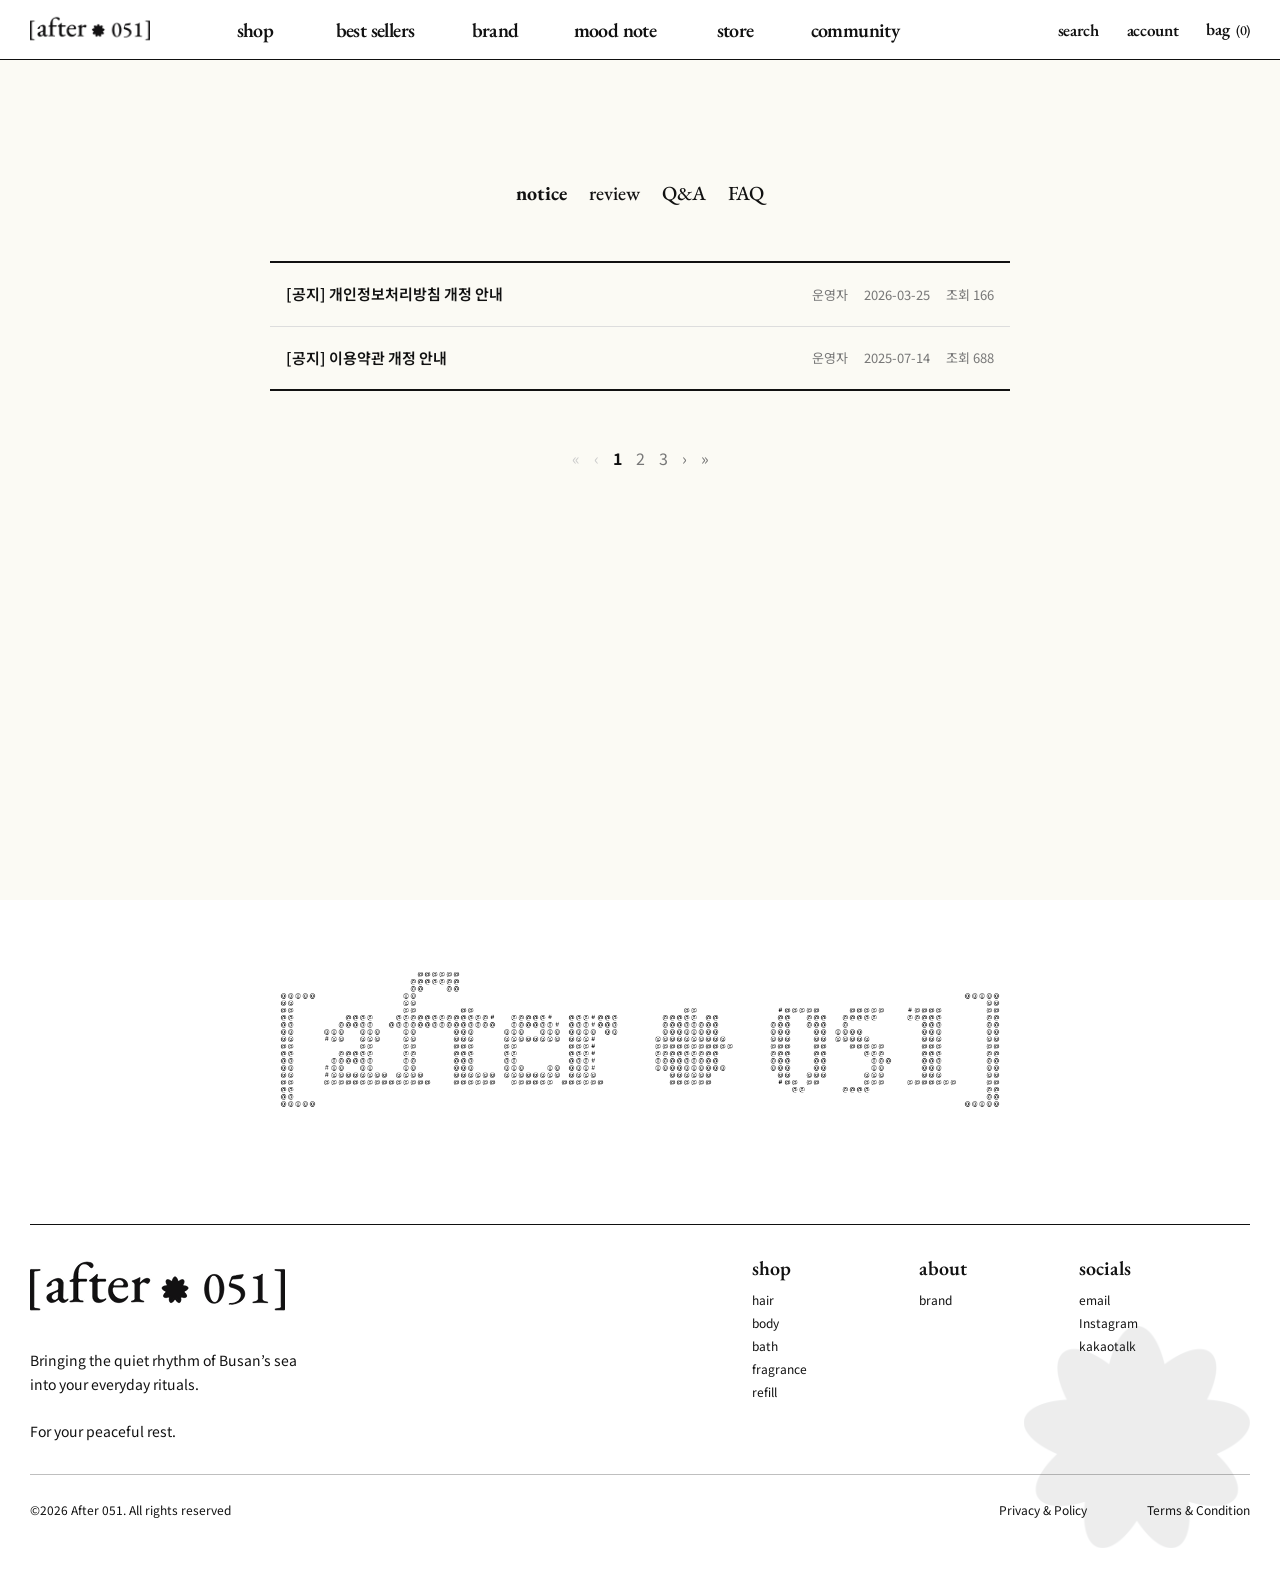
<file: community.html>
<!DOCTYPE html>
<html lang="en">

<head>
    <meta charset="UTF-8">
    <meta name="viewport" content="width=device-width, initial-scale=1.0">
    <meta property="og:title" content="after051 애프터051">
    <meta property="og:description" content="부산에서 시작된 헤어·바디·배스 리추얼 브랜드, after 051입니다.">
    <meta property="og:image" content="https://bbgns.github.io/after_051/images/meta_image.jpg">
    <meta property="og:url" content="https://bbgns.github.io/after_051">
    <meta property="og:type" content="website">
    <title>after051 애프터051</title>
    <!--폰트-->
    <link rel="preconnect" href="https://fonts.googleapis.com">
    <link rel="preconnect" href="https://fonts.gstatic.com" crossorigin>
    <link
        href="https://fonts.googleapis.com/css2?family=EB+Garamond:ital,wght@0,400..800;1,400..800&family=Noto+Sans+KR:wght@100..900&display=swap"
        rel="stylesheet">


    <!--스타일-->
    <link rel="stylesheet" href="./style/community.css">
    <link rel="stylesheet" href="./style/b,h,f.css">
    <!--파비콘-->
    <link rel="shortcut icon" href="./images/favicon.ico" type="image/x-icon">

</head>

<body>
    <!--헤더-->

    <body>
        <header id="header">
            <div class="header_inner">

                <div class="header_left">
                    <h1 class="logo">
                        <a href="./index.html">
                            <img src="./images/logo3.svg" alt="after 051">
                        </a>
                    </h1>

                    <nav class="gnb">
                        <ul>
                            <li class="nav_item shop_item">
                                <a href="./products_list.html">shop</a>

                                <div class="shop_mega">
                                    <div class="shop_mega_inner">
                                        <a href="./products_list.html?category=all" class="mega_card">
                                            <img src="./images/menu_all_product.jpeg" alt="">
                                            <span>shop all</span>
                                        </a>

                                        <a href="products_list.html?category=hair" class="mega_card">
                                            <img src="./images/menu_hair_product.jpeg" alt="">
                                            <span>hair</span>
                                        </a>

                                        <a href="products_list.html?category=body" class="mega_card">
                                            <img src="./images/menu_body_product.jpeg" alt="">
                                            <span>body</span>
                                        </a>

                                        <a href="products_list.html?category=bath" class="mega_card">
                                            <img src="./images/menu_bath_product.jpeg" alt="">
                                            <span>bath</span>
                                        </a>

                                        <a href="products_list.html?category=fragrance" class="mega_card">
                                            <img src="./images/menu_fragrance_product.jpeg" alt="">
                                            <span>fragrance</span>
                                        </a>

                                        <a href="products_list.html?category=gift" class="mega_card">
                                            <img src="./images/menu_gift_product.jpeg" alt="">
                                            <span>gift</span>
                                        </a>
                                    </div>
                                </div>
                            </li>

                            <li class="nav_item"><a href="products_list.html?category=best">best sellers</a></li>
                            <li class="nav_item"><a href="./about_us.html">brand</a></li>
                            <li class="nav_item"><a href="./mood_note.html">mood note</a></li>
                            <li class="nav_item"><a href="./products_list.html">store</a></li>
                            <li class="nav_item"><a href="./community.html">community</a></li>
                        </ul>
                    </nav>
                </div>
                <ul class="header_icons">
                    <li>
                        <a href="./search.html">search</a>
                    </li>

                    <li>
                        <a href="./login.html">account</a>
                    </li>

                    <li>
                        <a href="#" class="cart_icon">
                            bag <span class="cart_count">(0)</span>
                        </a>
                    </li>
                </ul>
            </div>
        </header>


        <main id="community_page">
            <section class="community_inner">

                <!-- 탭 메뉴 -->
                <ul class="community_tabs">
                    <li><a href="#notice" class="tab_btn active" data-tab="notice">notice</a></li>
                    <li><a href="#review" class="tab_btn" data-tab="review">review</a></li>
                    <li><a href="#qna" class="tab_btn" data-tab="qna">Q&A</a></li>
                    <li><a href="#faq" class="tab_btn" data-tab="faq">FAQ</a></li>
                </ul>

                <!-- 공지 -->
                <div class="board_panel active" data-panel="notice">
                    <div class="board_list">
                        <a href="#" class="board_item">
                            <strong>[공지] 개인정보처리방침 개정 안내</strong>
                            <div class="board_meta">
                                <span>운영자</span>
                                <span>2026-03-25</span>
                                <span>조회 166</span>
                            </div>
                        </a>

                        <a href="#" class="board_item">
                            <strong>[공지] 이용약관 개정 안내</strong>
                            <div class="board_meta">
                                <span>운영자</span>
                                <span>2025-07-14</span>
                                <span>조회 688</span>
                            </div>
                        </a>
                    </div>
                </div>

                <!-- 리뷰 -->
                <div class="board_panel" data-panel="review">
                    <div class="board_list">
                        <a href="#" class="board_item">
                            <strong>해무 바디워시 향이 너무 좋아요!! 강추</strong>
                            <div class="board_meta">
                                <span>user01</span>
                                <span>2026-07-08</span>
                                <span>조회 24</span>
                            </div>
                        </a>

                        <a href="#" class="board_item">
                            <strong>윤슬 바디스크럽 사용 후기</strong>
                            <div class="board_meta">
                                <span>user02</span>
                                <span>2026-07-02</span>
                                <span>조회 41</span>
                            </div>
                        </a>
                    </div>
                </div>

                <!-- Q&A -->
                <div class="board_panel" data-panel="qna">
                    <div class="board_list">
                        <a href="#" class="board_item">
                            <strong>배송은 보통 얼마나 걸리나요?</strong>
                            <div class="board_meta">
                                <span>guest</span>
                                <span>2026-07-05</span>
                                <span>조회 12</span>
                            </div>
                        </a>

                        <a href="#" class="board_item">
                            <strong>기프트 세트 포장 변경 가능한가요?</strong>
                            <div class="board_meta">
                                <span>guest</span>
                                <span>2026-07-01</span>
                                <span>조회 19</span>
                            </div>
                        </a>
                    </div>
                </div>

                <!-- FAQ -->
                <div class="board_panel" data-panel="faq">
                    <div class="board_list">
                        <a href="#" class="board_item">
                            <strong>교환 및 반품 안내</strong>
                            <div class="board_meta">
                                <span>운영자</span>
                                <span>2026-06-20</span>
                                <span>조회 102</span>
                            </div>
                        </a>

                        <a href="#" class="board_item">
                            <strong>제품 보관 방법 안내</strong>
                            <div class="board_meta">
                                <span>운영자</span>
                                <span>2026-06-18</span>
                                <span>조회 88</span>
                            </div>
                        </a>
                    </div>
                </div>

                <!-- 페이지네이션 -->
                <div class="pagination">
                    <a href="#" class="disabled">«</a>
                    <a href="#" class="disabled">‹</a>
                    <a href="#" class="active">1</a>
                    <a href="#">2</a>
                    <a href="#">3</a>
                    <a href="#">›</a>
                    <a href="#">»</a>
                </div>
            </section>
        </main>

        <!--아스키코드배너-->
        <section id="ascii_banner">
            <img src="./images/ascii_logo.png" alt="">
        </section>


        <!--푸터-->
        <footer id="footer">
            <div class="footer_inner">

                <div class="footer_top">
                    <!-- 왼쪽 로고/문구 -->
                    <div class="footer_brand">
                        <h2 class="footer_logo"> <img src="/images/footerlogo.png" alt=""></h2>
                        <p>
                            Bringing the quiet rhythm of Busan’s sea <br>
                            into your everyday rituals.
                            <br><br>
                            For your peaceful rest.

                        </p>
                    </div>

                    <!-- 오른쪽 메뉴 -->
                    <div class="footer_menu_wrap">
                        <div class="footer_menu">
                            <h3>shop</h3>
                            <ul>
                                <li><a href="#">hair</a></li>
                                <li><a href="#">body</a></li>
                                <li><a href="#">bath</a></li>
                                <li><a href="#">fragrance</a></li>
                                <li><a href="#">refill</a></li>
                            </ul>
                        </div>

                        <div class="footer_menu">
                            <h3>about</h3>
                            <ul>
                                <li><a href="#">brand</a></li>
                            </ul>
                        </div>

                        <div class="footer_menu">
                            <h3>socials</h3>
                            <ul>
                                <li><a href="mailto:hello@after051.com">email</a></li>
                                <li><a href="#">Instagram</a></li>
                                <li><a href="#">kakaotalk</a></li>
                            </ul>
                        </div>
                    </div>
                </div>

                <div class="footer_bottom">
                    <p>©2026 After 051. All rights reserved</p>

                    <div class="footer_policy">
                        <a href="#">Privacy &amp; Policy</a>
                        <a href="#">Terms &amp; Condition</a>
                    </div>
                </div>

                <img src="./images/logo_bg.svg" alt="" class="footer_flower">
            </div>
        </footer>

        <script src="./js/common.js"></script>
        <script src="./js/community.js"></script>
    </body>

</html>
</file>
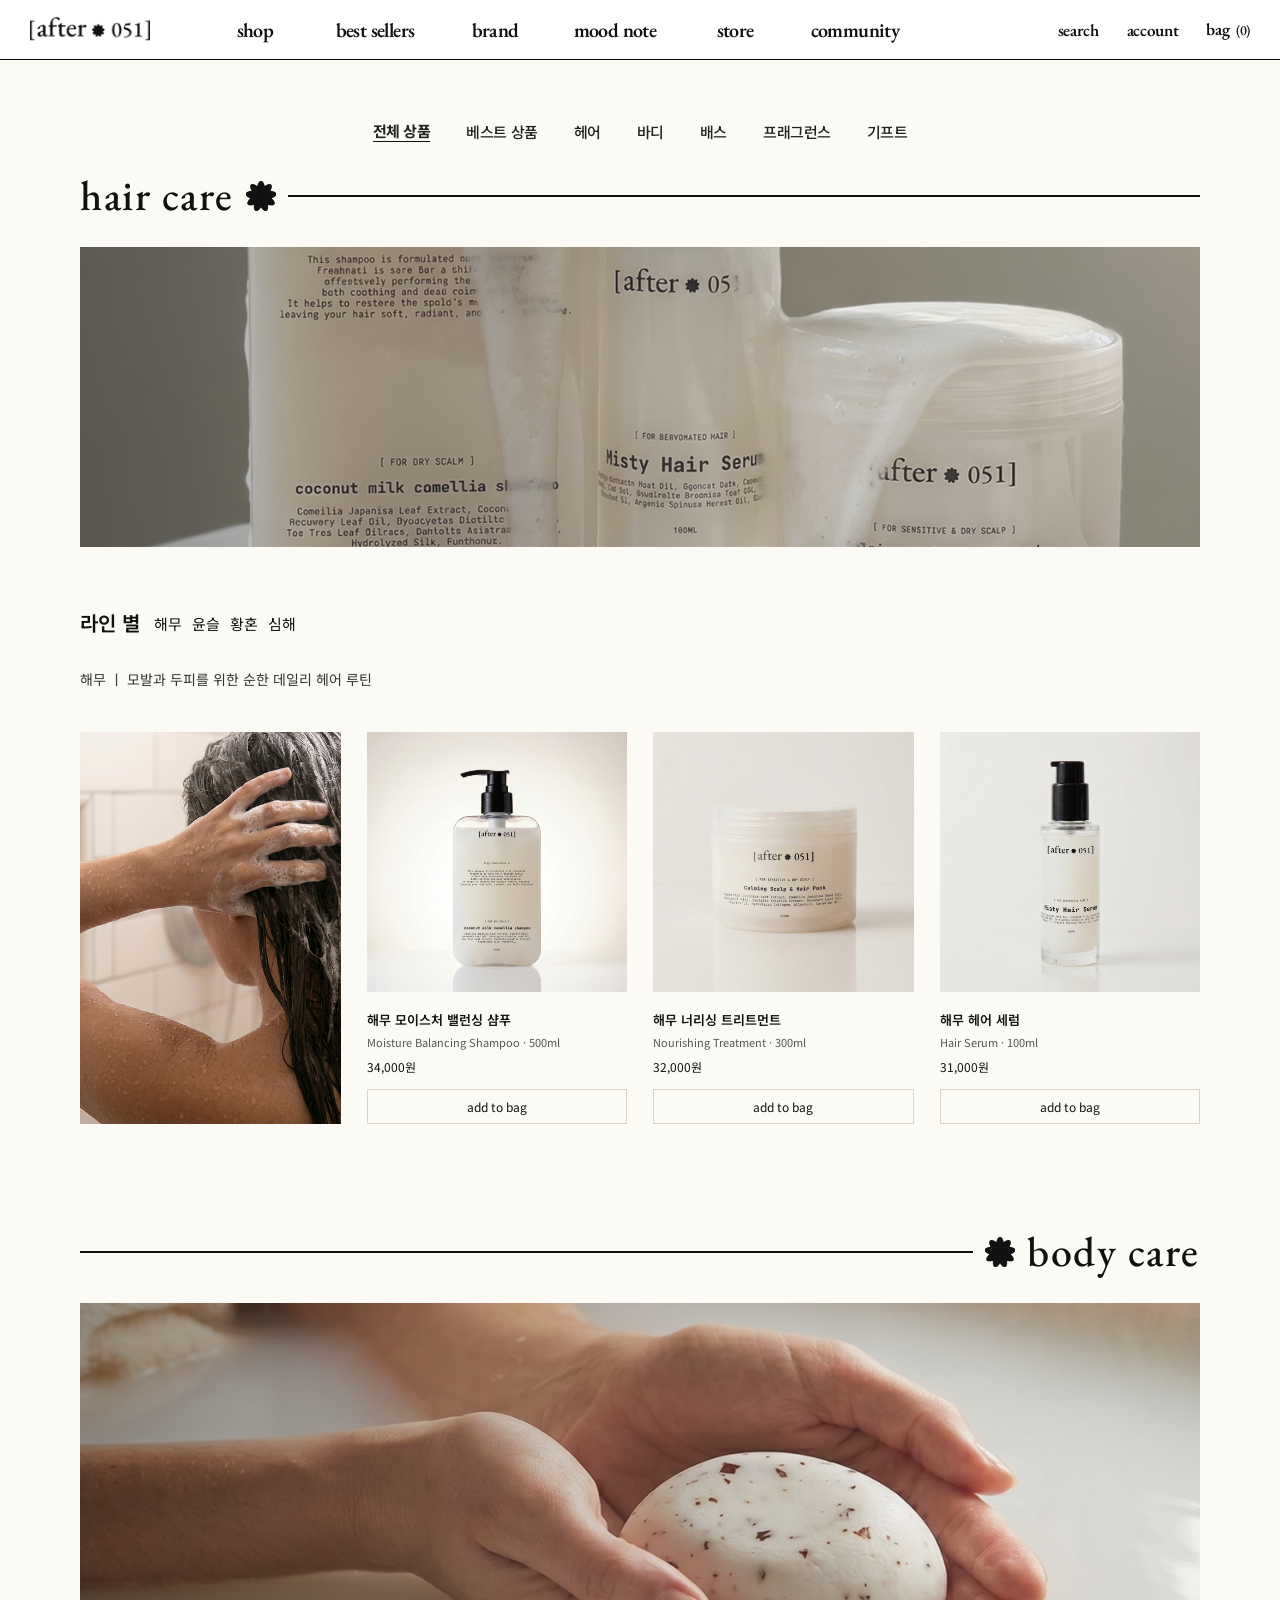
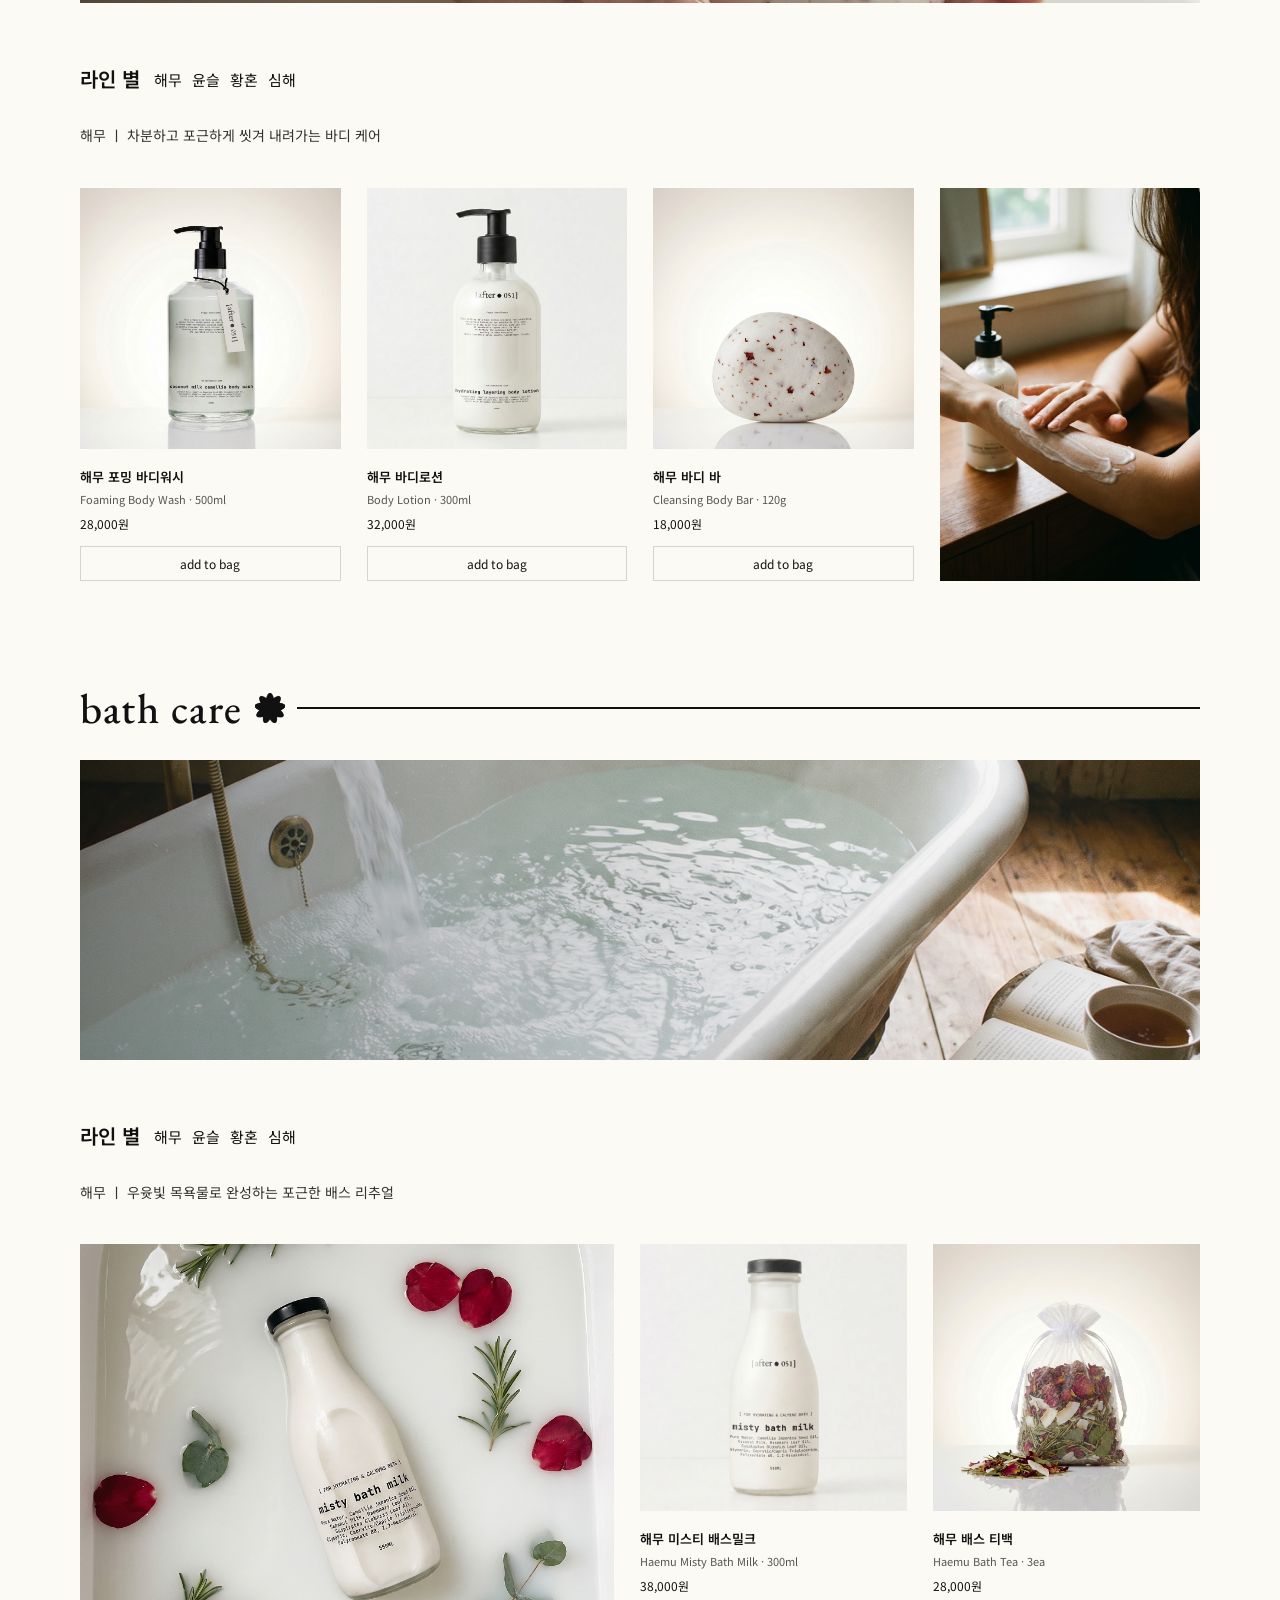
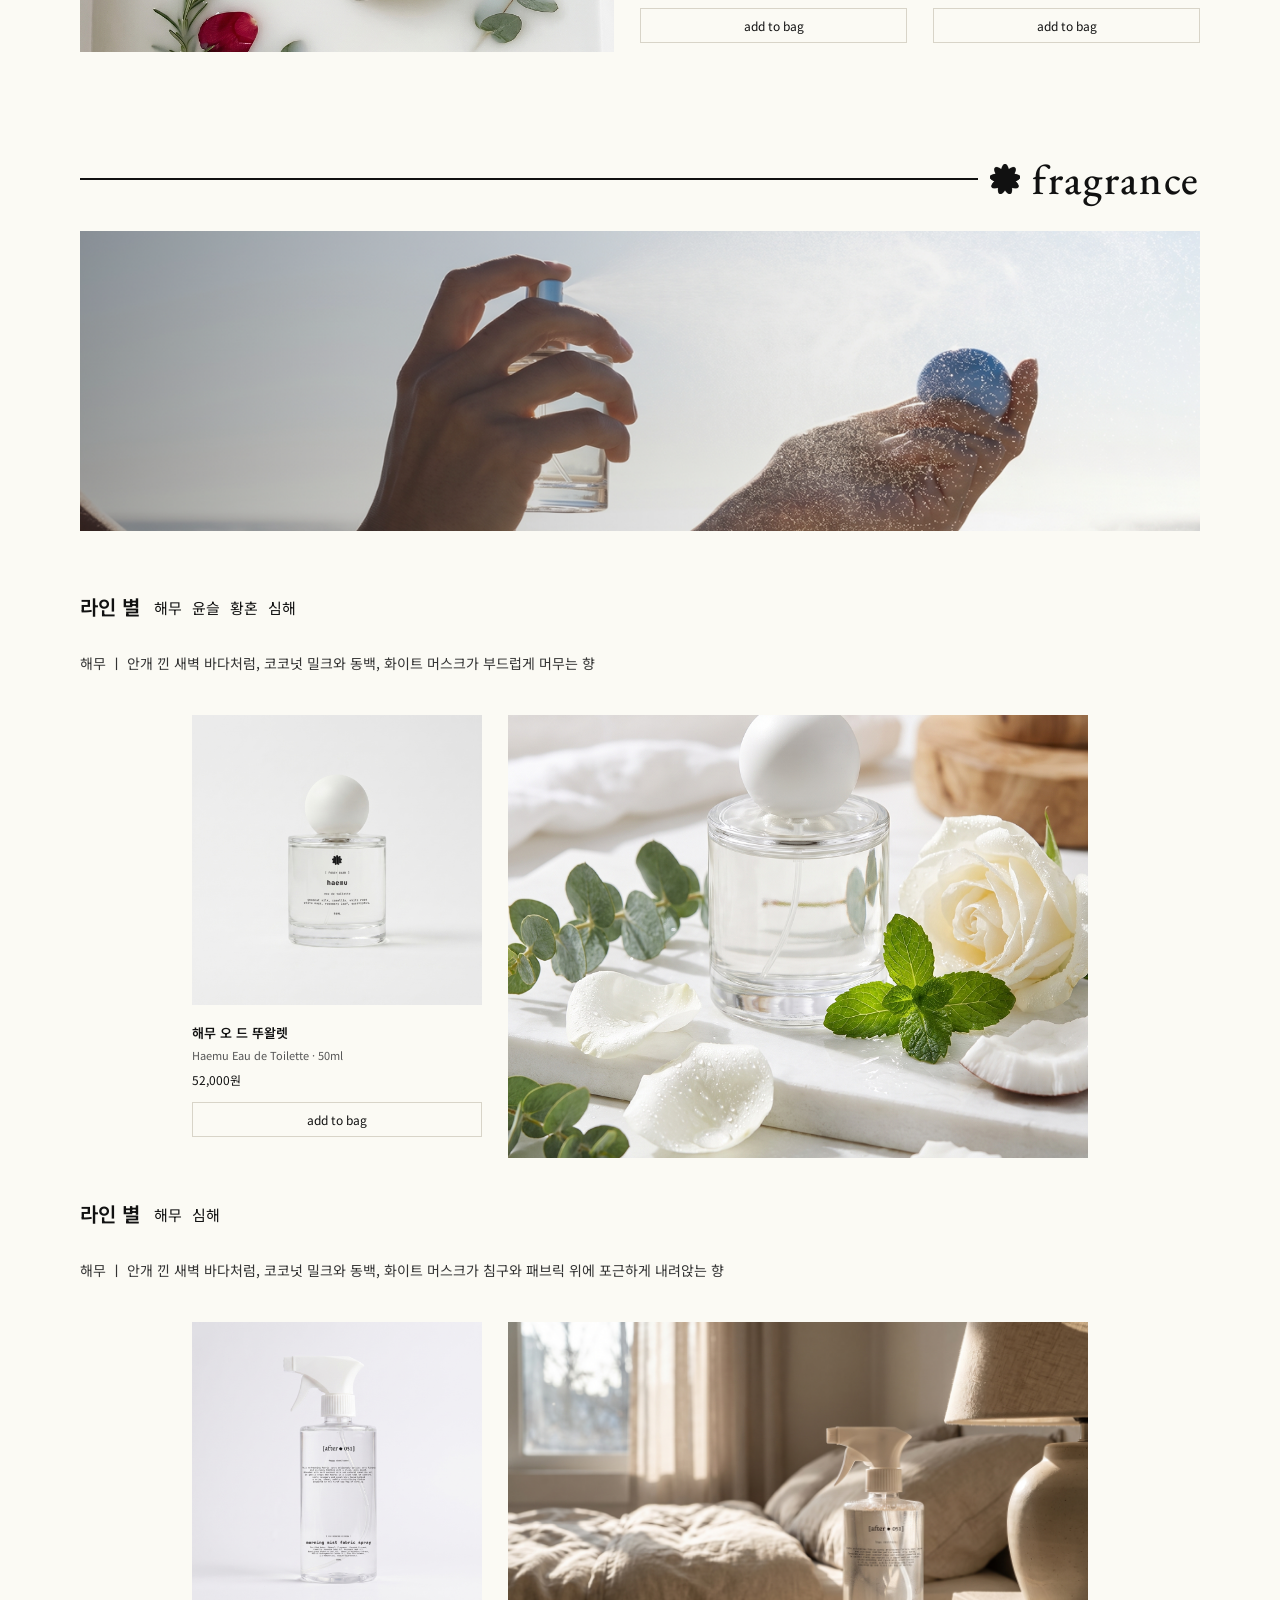
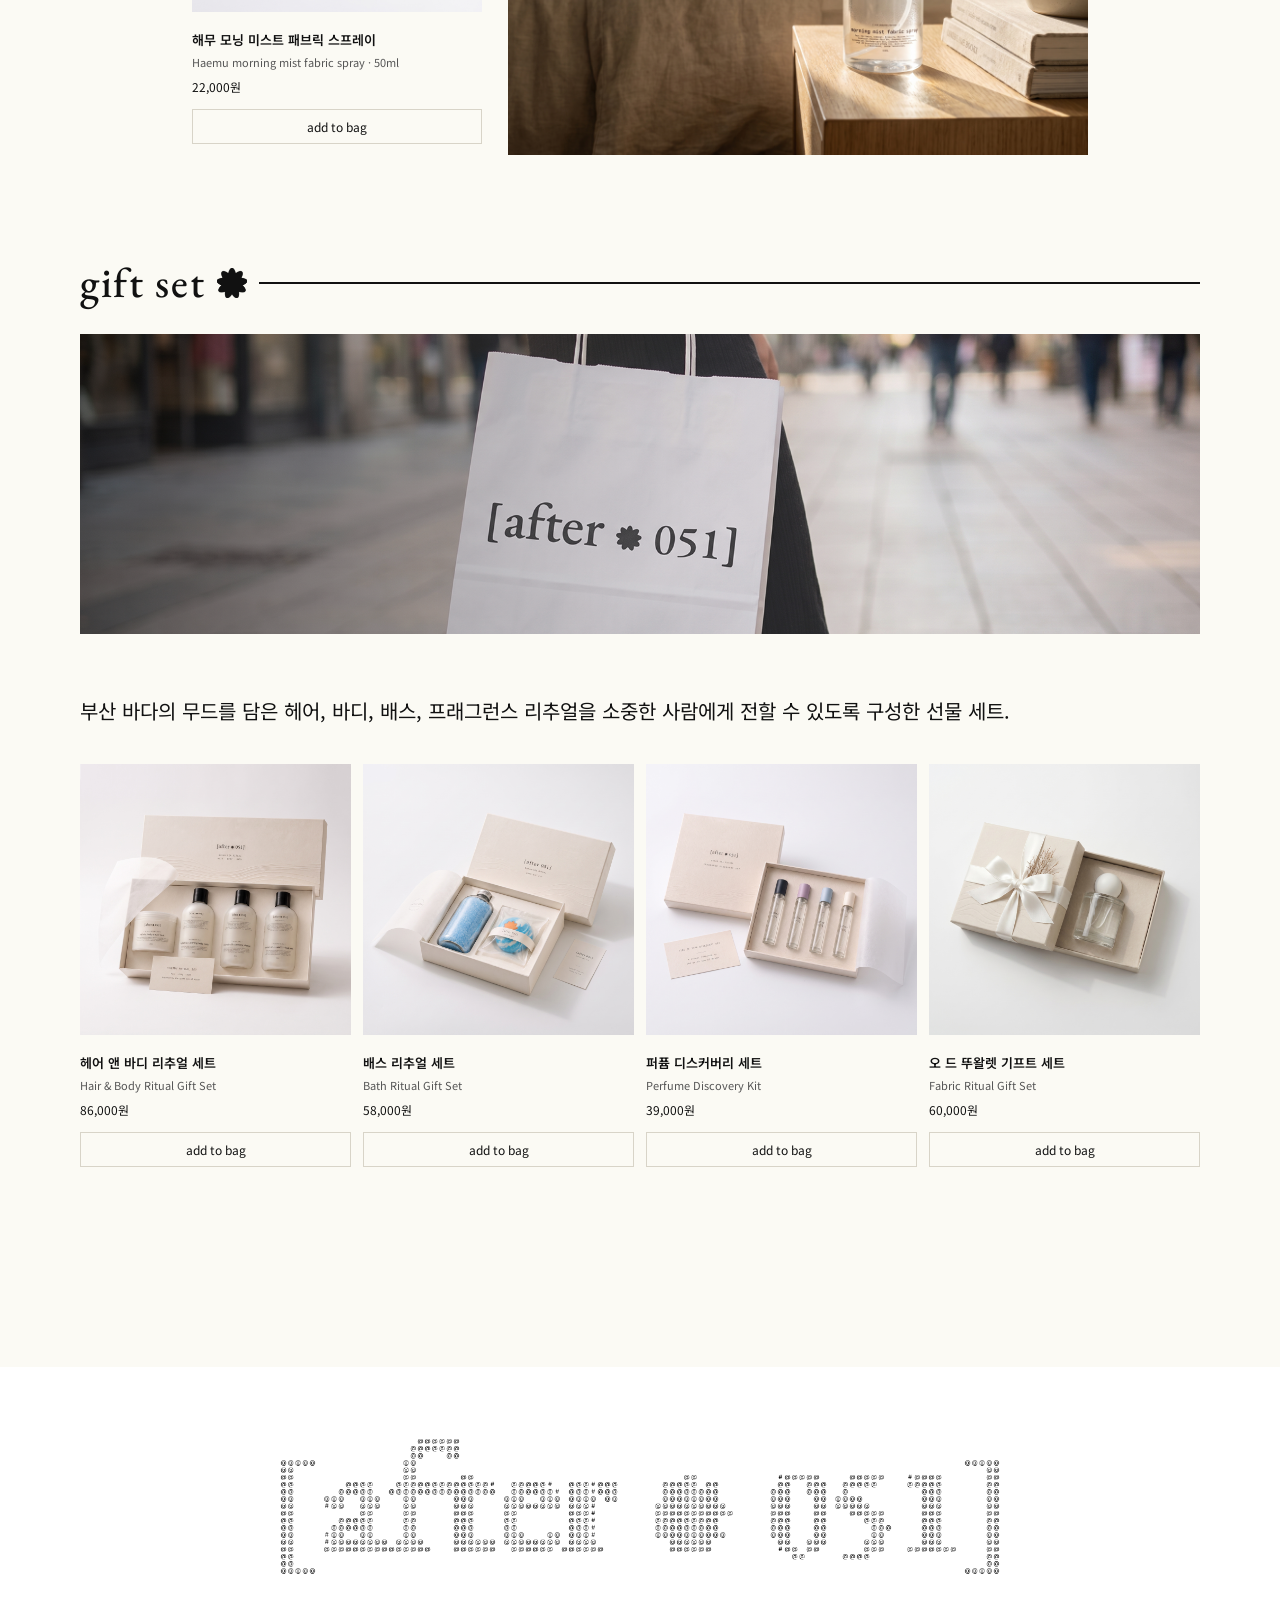
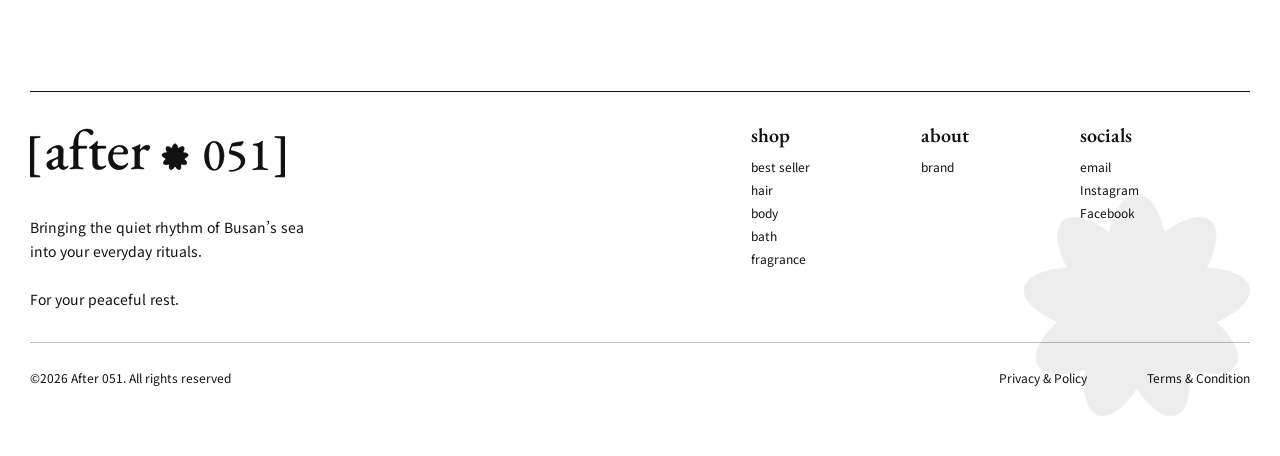
<file: products_list.html>
<!DOCTYPE html>
<html lang="ko">

<head>
    <meta charset="UTF-8">
    <meta name="viewport" content="width=device-width, initial-scale=1.0">
    <meta property="og:title" content="after051 애프터051">
    <meta property="og:description" content="부산에서 시작된 헤어·바디·배스 리추얼 브랜드, after 051입니다.">
    <meta property="og:image" content="https://bbgns.github.io/after_051/images/meta_image.jpg">
    <meta property="og:url" content="https://bbgns.github.io/after_051">
    <meta property="og:type" content="website">
    <title>after051 애프터051</title>

    <!--폰트-->
    <link rel="preconnect" href="https://fonts.googleapis.com">
    <link rel="preconnect" href="https://fonts.gstatic.com" crossorigin>
    <link
        href="https://fonts.googleapis.com/css2?family=EB+Garamond:ital,wght@0,400..800;1,400..800&family=Noto+Sans+KR:wght@100..900&display=swap"
        rel="stylesheet">

    <!--스타일-->
    <link rel="stylesheet" href="./style/b,h,f.css">
    <link rel="stylesheet" href="./style/products_list.css">

    <!--파비콘-->
    <link rel="shortcut icon" href="./images/favicon.ico" type="image/x-icon">
</head>

<body>
    <!--헤더-->
    <header id="header">
        <div class="header_inner">

            <div class="header_left">
                <h1 class="logo">
                    <a href="./index.html">
                        <img src="./images/logo3.svg" alt="after 051">
                    </a>
                </h1>

                <nav class="gnb">
                    <ul>
                        <li class="nav_item shop_item">
                            <a href="./products_list.html">shop</a>

                            <div class="shop_mega">
                                <div class="shop_mega_inner">
                                    <a href="./products_list.html?category=all" class="mega_card">
                                        <img src="./images/menu_all_product.jpeg" alt="">
                                        <span>shop all</span>
                                    </a>

                                    <a href="products_list.html?category=hair" class="mega_card">
                                        <img src="./images/menu_hair_product.jpeg" alt="">
                                        <span>hair</span>
                                    </a>

                                    <a href="products_list.html?category=body" class="mega_card">
                                        <img src="./images/menu_body_product.jpeg" alt="">
                                        <span>body</span>
                                    </a>

                                    <a href="products_list.html?category=bath" class="mega_card">
                                        <img src="./images/menu_bath_product.jpeg" alt="">
                                        <span>bath</span>
                                    </a>

                                    <a href="products_list.html?category=fragrance" class="mega_card">
                                        <img src="./images/menu_fragrance_product.jpeg" alt="">
                                        <span>fragrance</span>
                                    </a>

                                    <a href="products_list.html?category=gift" class="mega_card">
                                        <img src="./images/menu_gift_product.jpeg" alt="">
                                        <span>gift</span>
                                    </a>
                                </div>
                            </div>
                        </li>

                        <li class="nav_item"><a href="products_list.html?category=best">best sellers</a></li>
                        <li class="nav_item"><a href="./about_us.html">brand</a></li>
                        <li class="nav_item"><a href="./mood_note.html">mood note</a></li>
                        <li class="nav_item"><a href="./products_list.html">store</a></li>
                        <li class="nav_item"><a href="./community.html">community</a></li>
                    </ul>
                </nav>
            </div>
            <ul class="header_icons">
                <li>
                    <a href="./search.html">search</a>
                </li>

                <li>
                    <a href="./login.html">account</a>
                </li>

                <li>
                    <a href="#" class="cart_icon">
                        bag <span class="cart_count">(0)</span>
                    </a>
                </li>
            </ul>
        </div>
    </header>

    <!--제품페이지-->
    <main id="products_page">
        <div class="product_category_tabs">
            <button type="button" class="category_tab is_active" data-category="all">전체 상품</button>
            <button type="button" class="category_tab" data-category="best">베스트 상품</button>
            <button type="button" class="category_tab" data-category="hair">헤어</button>
            <button type="button" class="category_tab" data-category="body">바디</button>
            <button type="button" class="category_tab" data-category="bath">배스</button>
            <button type="button" class="category_tab" data-category="fragrance">프래그런스</button>
            <button type="button" class="category_tab" data-category="gift">기프트</button>
        </div>
        <!--best sellers-->
        <section id="best_sellers" class="product_section" data-category="best">
            <div class="section_title">
                <h3>best sellers</h3>
                <img src="./images/flower.svg" alt="" class="flower">
                <div class="title_line"></div>
            </div>

            <div class="product_grid">
                <article class="product_card">
                    <a href="#" class="product_img">
                        <img src="./images/haemu_shampoo.jpg" alt="해무 샴푸">
                    </a>
                    <div class="product_info">
                        <p class="product_name">해무 모이스처 밸런싱 샴푸</p>
                        <p class="product_en">Moisture Balancing Shampoo · 500ml</p>
                        <p class="product_price">34,000원</p>
                    </div>
                    <div class="product_btns">
                        <a href="#">add to bag</a>
                    </div>
                </article>

                <article class="product_card">
                    <a href="#" class="product_img">
                        <img src="./images/products_haemu_bathmilk.jpg" alt="해무 배스밀크">
                    </a>
                    <div class="product_info">
                        <p class="product_name">해무 미스티 배스밀크</p>
                        <p class="product_en">Haemu Misty Bath Milk · 300ml</p>
                        <p class="product_price">38,000원</p>
                    </div>
                    <div class="product_btns">
                        <a href="#">add to bag</a>
                    </div>
                </article>
            </div>
        </section>


        <!-- hair care -->
        <section id="hair_care" class="product_section" data-category="hair">
            <div class="section_title">
                <h3>hair care</h3>
                <img src="./images/flower.svg" alt="" class="flower">
                <div class="title_line"></div>
            </div>

            <div class="section_banner">
                <img src="./images/product_banner_hair.png" alt="hair care banner">
            </div>

            <div class="filter_area">
                <p class="filter_label">라인 별</p>
                <ul class="filter_chips">
                    <li><button type="button">해무</button></li>
                    <li><button type="button">윤슬</button></li>
                    <li><button type="button">황혼</button></li>
                    <li><button type="button">심해</button></li>
                </ul>

                <p class="filter_desc">
                    해무 ㅣ 모발과 두피를 위한 순한 데일리 헤어 루틴
                </p>
            </div>

            <div class="product_layout product_layout_hair">
                <article class="visual_card">
                    <img src="./images/product_image_hair.png" alt="hair ritual image">
                </article>

                <article class="product_card">
                    <a href="#" class="product_img">
                        <img src="./images/haemu_shampoo.jpg" alt="해무 샴푸">
                    </a>
                    <div class="product_info">
                        <p class="product_name">해무 모이스처 밸런싱 샴푸</p>
                        <p class="product_en">Moisture Balancing Shampoo · 500ml</p>
                        <p class="product_price">34,000원</p>
                    </div>
                    <div class="product_btns">
                        <a href="#">add to bag</a>
                    </div>
                </article>

                <article class="product_card">
                    <a href="#" class="product_img">
                        <img src="./images/haemu_hair_mask.jpg" alt="해무 트리트먼트">
                    </a>
                    <div class="product_info">
                        <p class="product_name">해무 너리싱 트리트먼트</p>
                        <p class="product_en">Nourishing Treatment · 300ml</p>
                        <p class="product_price">32,000원</p>
                    </div>
                    <div class="product_btns">
                        <a href="#">add to bag</a>
                    </div>
                </article>

                <article class="product_card">
                    <a href="#" class="product_img">
                        <img src="./images/haemu_hair_serum.jpg" alt="해무 헤어 세럼">
                    </a>
                    <div class="product_info">
                        <p class="product_name">해무 헤어 세럼</p>
                        <p class="product_en">Hair Serum · 100ml</p>
                        <p class="product_price">31,000원</p>
                    </div>
                    <div class="product_btns">
                        <a href="#">add to bag</a>
                    </div>
                </article>
            </div>
        </section>

        <!-- body care -->
        <section id="body_care" class="product_section" data-category="body">
            <div class="section_title section_title_right">
                <h3>body care</h3>
                <img src="./images/flower.svg" alt="" class="flower">
                <div class="title_line"></div>
            </div>

            <div class="section_banner">
                <img src="./images/product_banner_body.png" alt="body care banner">
            </div>

            <div class="filter_area">
                <p class="filter_label">라인 별</p>
                <ul class="filter_chips">
                    <li><button type="button">해무</button></li>
                    <li><button type="button">윤슬</button></li>
                    <li><button type="button">황혼</button></li>
                    <li><button type="button">심해</button></li>
                </ul>

                <p class="filter_desc">
                    해무 ㅣ 차분하고 포근하게 씻겨 내려가는 바디 케어
                </p>
            </div>

            <div class="product_layout product_layout_body">
                <article class="product_card">
                    <a href="#" class="product_img">
                        <img src="./images/haemu_body_wash.jpg" alt="해무 바디워시">
                    </a>
                    <div class="product_info">
                        <p class="product_name">해무 포밍 바디워시</p>
                        <p class="product_en">Foaming Body Wash · 500ml</p>
                        <p class="product_price">28,000원</p>
                    </div>
                    <div class="product_btns">
                        <a href="#">add to bag</a>
                    </div>
                </article>

                <article class="product_card">
                    <a href="#" class="product_img">
                        <img src="./images/haemu_body_lotion.jpg" alt="해무 바디로션">
                    </a>
                    <div class="product_info">
                        <p class="product_name">해무 바디로션</p>
                        <p class="product_en">Body Lotion · 300ml</p>
                        <p class="product_price">32,000원</p>
                    </div>
                    <div class="product_btns">
                        <a href="#">add to bag</a>
                    </div>
                </article>

                <article class="product_card">
                    <a href="#" class="product_img">
                        <img src="./images/haemu_body_bar.jpeg" alt="해무 바디 바">
                    </a>
                    <div class="product_info">
                        <p class="product_name">해무 바디 바</p>
                        <p class="product_en">Cleansing Body Bar · 120g</p>
                        <p class="product_price">18,000원</p>
                    </div>
                    <div class="product_btns">
                        <a href="#">add to bag</a>
                    </div>
                </article>

                <article class="visual_card visual_card_tall">
                    <img src="./images/product_image_body.jpeg" alt="body ritual image">
                </article>
            </div>
        </section>

        <!-- bath care -->
        <section id="bath_care" class="product_section" data-category="bath">
            <div class="section_title">
                <h3>bath care</h3>
                <img src="./images/flower.svg" alt="" class="flower">
                <div class="title_line"></div>
            </div>

            <div class="section_banner">
                <img src="./images/product_banner_bath.png" alt="bath care banner">
            </div>

            <div class="filter_area">
                <p class="filter_label">라인 별</p>
                <ul class="filter_chips">
                    <li><button type="button">해무</button></li>
                    <li><button type="button">윤슬</button></li>
                    <li><button type="button">황혼</button></li>
                    <li><button type="button">심해</button></li>
                </ul>

                <p class="filter_desc">
                    해무 ㅣ 우윳빛 목욕물로 완성하는 포근한 배스 리추얼
                </p>
            </div>

            <div class="product_layout product_layout_bath">
                <article class="visual_card visual_card_wide">
                    <img src="./images/product_image_bath.png" alt="bath milk ritual image">
                </article>

                <article class="product_card">
                    <a href="#" class="product_img">
                        <img src="./images/products_haemu_bathmilk.jpg" alt="해무 배스밀크">
                    </a>
                    <div class="product_info">
                        <p class="product_name">해무 미스티 배스밀크</p>
                        <p class="product_en">Haemu Misty Bath Milk · 300ml</p>
                        <p class="product_price">38,000원</p>
                    </div>
                    <div class="product_btns">
                        <a href="#">add to bag</a>
                    </div>
                </article>

                <article class="product_card">
                    <a href="#" class="product_img">
                        <img src="./images/haemu_bath_teabag.jpeg" alt="해무 배스 티">
                    </a>
                    <div class="product_info">
                        <p class="product_name">해무 배스 티백</p>
                        <p class="product_en">Haemu Bath Tea · 3ea</p>
                        <p class="product_price">28,000원</p>
                    </div>
                    <div class="product_btns">
                        <a href="#">add to bag</a>
                    </div>
                </article>
            </div>
        </section>

        <!-- fragrance -->
        <section id="fragrance" class="product_section" data-category="fragrance">
            <div class="section_title section_title_right">
                <h3>fragrance</h3>
                <img src="./images/flower.svg" alt="" class="flower">
                <div class="title_line"></div>
            </div>

            <div class="section_banner">
                <img src="./images/product_banner_fragrance.png" alt="fragrance banner">
            </div>

            <div class="filter_area">
                <p class="filter_label">라인 별</p>
                <ul class="filter_chips">
                    <li><button type="button">해무</button></li>
                    <li><button type="button">윤슬</button></li>
                    <li><button type="button">황혼</button></li>
                    <li><button type="button">심해</button></li>
                </ul>

                <p class="filter_desc">
                    해무 ㅣ 안개 낀 새벽 바다처럼, 코코넛 밀크와 동백, 화이트 머스크가 부드럽게 머무는 향
                </p>
            </div>

            <div class="product_layout product_layout_fragrance">
                <article class="product_card">
                    <a href="#" class="product_img">
                        <img src="./images/product_haemu_fragrance.jpg" alt="해무 오 드 뚜왈렛">
                    </a>
                    <div class="product_info">
                        <p class="product_name">해무 오 드 뚜왈렛</p>
                        <p class="product_en">Haemu Eau de Toilette · 50ml</p>
                        <p class="product_price">52,000원</p>
                    </div>
                    <div class="product_btns">
                        <a href="#">add to bag</a>
                    </div>
                </article>

                <article class="visual_card visual_card_wide">
                    <img src="./images/product_image_fragrance.png" alt="fragrance ritual image">
                </article>
            </div>
            <div class="filter_area">
                <p class="filter_label">라인 별</p>
                <ul class="filter_chips">
                    <li><button type="button">해무</button></li>
                    <li><button type="button">심해</button></li>
                </ul>

                <p class="filter_desc">
                    해무 ㅣ 안개 낀 새벽 바다처럼, 코코넛 밀크와 동백, 화이트 머스크가 침구와 패브릭 위에 포근하게 내려앉는 향
                </p>
            </div>

            <div class="product_layout product_layout_fragrance">
                <article class="product_card">
                    <a href="#" class="product_img">
                        <img src="./images/product_haemu_fabric_spray.jpg" alt="해무 모닝 미스트 스프레이">
                    </a>
                    <div class="product_info">
                        <p class="product_name">해무 모닝 미스트 패브릭 스프레이</p>
                        <p class="product_en">Haemu morning mist fabric spray · 50ml</p>
                        <p class="product_price">22,000원</p>
                    </div>
                    <div class="product_btns">
                        <a href="#">add to bag</a>
                    </div>
                </article>

                <article class="visual_card visual_card_wide">
                    <img src="./images/product_image_fabricspray.jpeg" alt="fragrance ritual image">
                </article>
            </div>
        </section>

        <!-- gift set -->
        <section id="gift_set" class="product_section" data-category="gift">
            <div class="section_title">
                <h3>gift set</h3>
                <img src="./images/flower.svg" alt="" class="flower">
                <div class="title_line"></div>
            </div>

            <div class="section_banner">
                <img src="./images/product_banner_gift.png" alt="gift set banner">
            </div>

            <div class="gift_intro">
                <p class="gift_desc">
                    부산 바다의 무드를 담은 헤어, 바디, 배스, 프래그런스 리추얼을
                    소중한 사람에게 전할 수 있도록 구성한 선물 세트.
                </p>
            </div>

            <div class="product_layout product_layout_gift">
                <article class="product_card">
                    <a href="#" class="product_img">
                        <img src="./images/gift_hair_body.jpeg" alt="헤어 앤 바디 리추얼 세트">
                    </a>
                    <div class="product_info">
                        <p class="product_name">헤어 앤 바디 리추얼 세트</p>
                        <p class="product_en">Hair & Body Ritual Gift Set</p>
                        <p class="product_price">86,000원</p>
                    </div>
                    <div class="product_btns">
                        <a href="#">add to bag</a>
                    </div>
                </article>

                <article class="product_card">
                    <a href="#" class="product_img">
                        <img src="./images/gift_bath.jpeg" alt="배스 리추얼 세트">
                    </a>
                    <div class="product_info">
                        <p class="product_name">배스 리추얼 세트</p>
                        <p class="product_en">Bath Ritual Gift Set</p>
                        <p class="product_price">58,000원</p>
                    </div>
                    <div class="product_btns">
                        <a href="#">add to bag</a>
                    </div>
                </article>

                <article class="product_card">
                    <a href="#" class="product_img">
                        <img src="./images/gift_perfume_discovery.jpeg" alt="퍼퓸 디스커버리 세트">
                    </a>
                    <div class="product_info">
                        <p class="product_name">퍼퓸 디스커버리 세트</p>
                        <p class="product_en">Perfume Discovery Kit</p>
                        <p class="product_price">39,000원</p>
                    </div>
                    <div class="product_btns">
                        <a href="#">add to bag</a>
                    </div>
                </article>

                <article class="product_card">
                    <a href="#" class="product_img">
                        <img src="./images/gift_perfume_set.jpeg" alt="퍼퓸 리추얼 세트">
                    </a>
                    <div class="product_info">
                        <p class="product_name">오 드 뚜왈렛 기프트 세트</p>
                        <p class="product_en">Fabric Ritual Gift Set</p>
                        <p class="product_price">60,000원</p>
                    </div>
                    <div class="product_btns">
                        <a href="#">add to bag</a>
                    </div>
                </article>
            </div>
        </section>


    </main>

    <!--아스키코드배너-->
    <section id="ascii_banner">
        <img src="./images/ascii_logo.png" alt="">
    </section>

    <!-- footer 위나 아래, body 닫히기 전에 넣기 -->
    <button type="button" class="top_btn" aria-label="맨 위로 이동">
        top
    </button>

    <!--푸터-->
    <footer id="footer">
        <div class="footer_inner">

            <div class="footer_top">
                <!-- 왼쪽 로고/문구 -->
                <div class="footer_brand">
                    <h2 class="footer_logo"> <img src="/images/footerlogo.png" alt=""></h2>
                    <p>
                        Bringing the quiet rhythm of Busan’s sea <br>
                        into your everyday rituals.
                        <br><br>
                        For your peaceful rest.

                    </p>
                </div>

                <!-- 오른쪽 메뉴 -->
                <div class="footer_menu_wrap">
                    <div class="footer_menu">
                        <h3>shop</h3>
                        <ul>
                            <li><a href="#">best seller</a></li>
                            <li><a href="#">hair</a></li>
                            <li><a href="#">body</a></li>
                            <li><a href="#">bath</a></li>
                            <li><a href="#">fragrance</a></li>
                        </ul>
                    </div>

                    <div class="footer_menu">
                        <h3>about</h3>
                        <ul>
                            <li><a href="#">brand</a></li>
                        </ul>
                    </div>

                    <div class="footer_menu">
                        <h3>socials</h3>
                        <ul>
                            <li><a href="mailto:hello@after051.com">email</a></li>
                            <li><a href="#">Instagram</a></li>
                            <li><a href="#">Facebook</a></li>
                        </ul>
                    </div>
                </div>
            </div>

            <div class="footer_bottom">
                <p>©2026 After 051. All rights reserved</p>

                <div class="footer_policy">
                    <a href="#">Privacy &amp; Policy</a>
                    <a href="#">Terms &amp; Condition</a>
                </div>
            </div>

            <img src="./images/logo_bg.svg" alt="" class="footer_flower">
        </div>
    </footer>

    <script src="./js/common.js"></script>
    <script src="./js/products.js"></script>
</body>

</html>
</file>
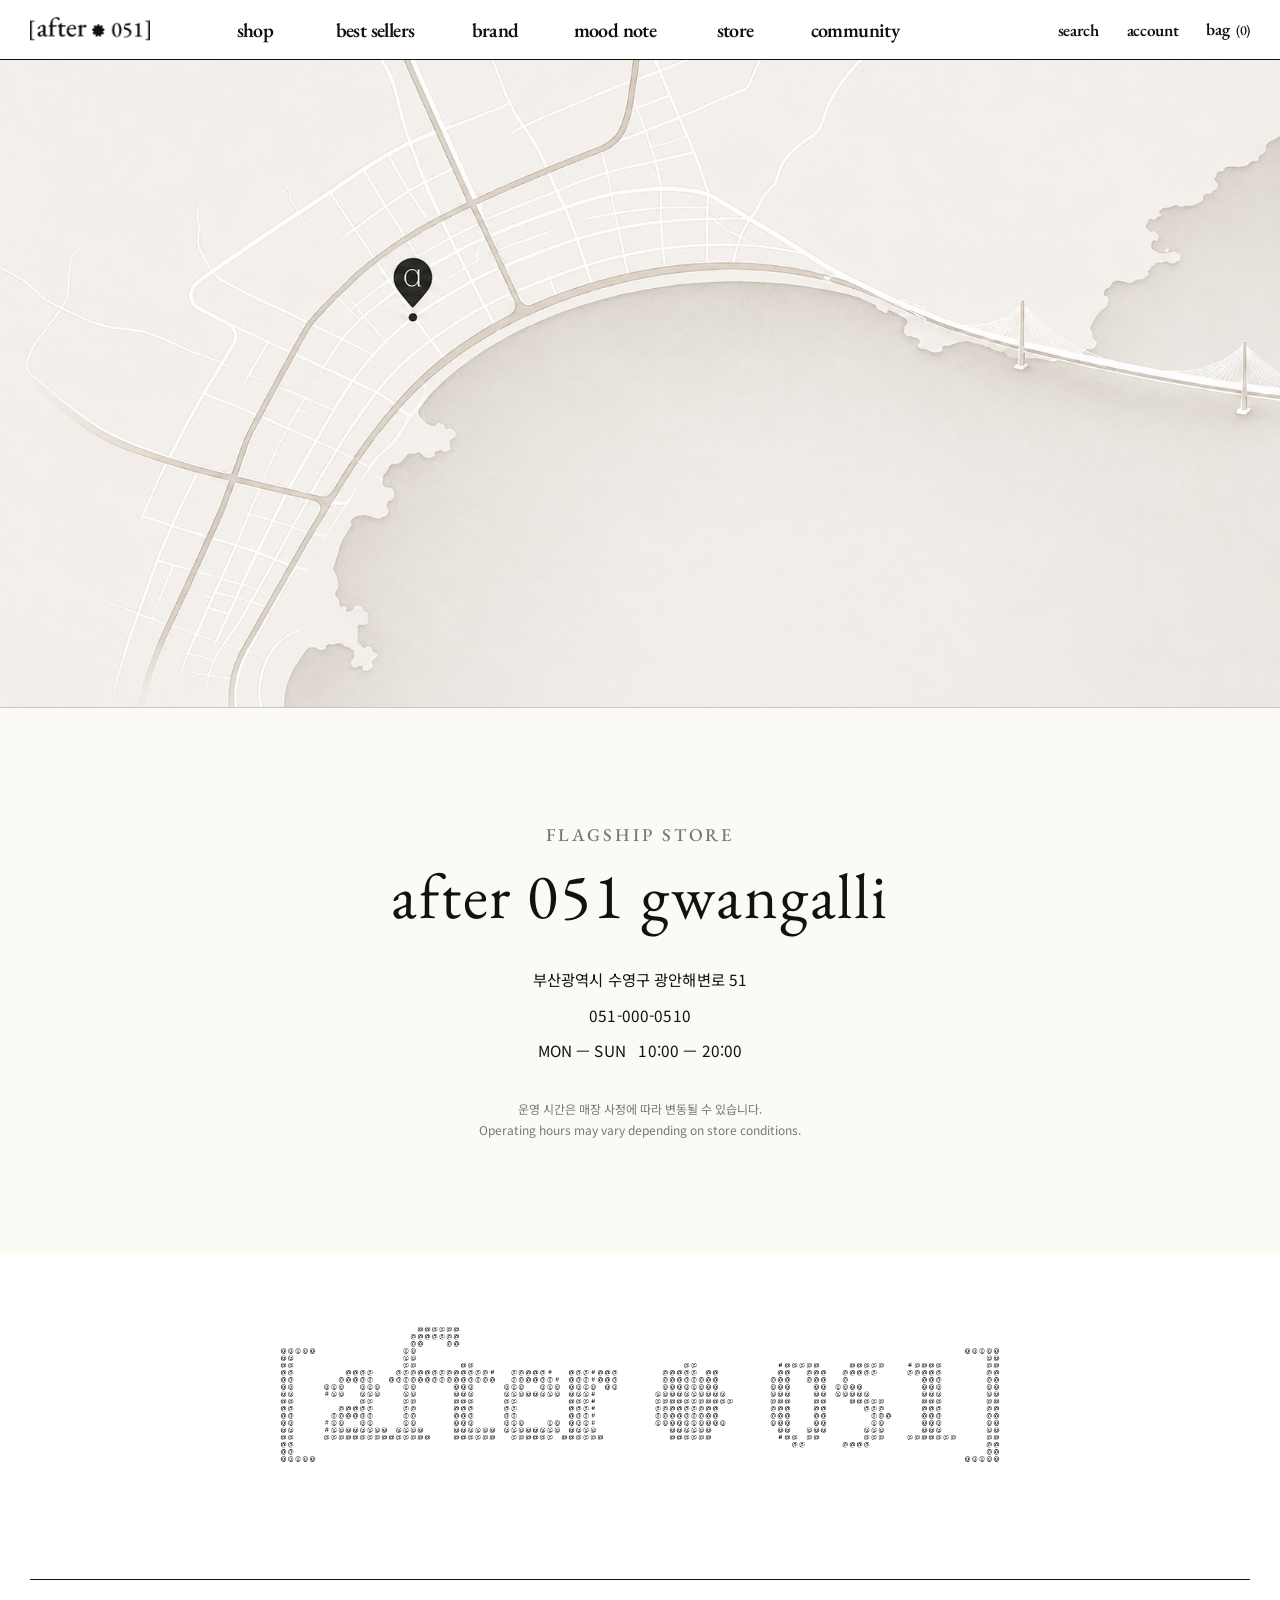
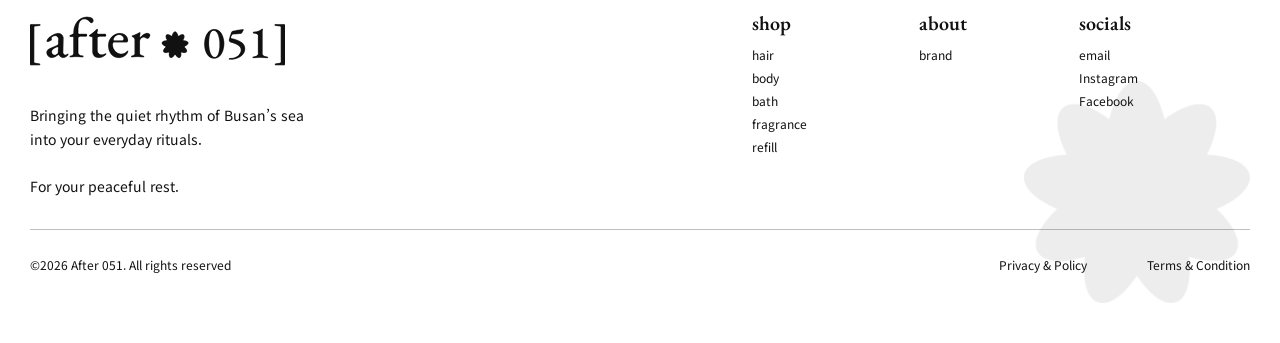
<file: store.html>
<!DOCTYPE html>
<html lang="ko">

<head>
    <meta charset="UTF-8">
    <meta name="viewport" content="width=device-width, initial-scale=1.0">
    <meta property="og:title" content="after051 애프터051">
    <meta property="og:description" content="부산에서 시작된 헤어·바디·배스 리추얼 브랜드, after 051입니다.">
    <meta property="og:image" content="https://bbgns.github.io/after_051/images/meta_image.jpg">
    <meta property="og:url" content="https://bbgns.github.io/after_051">
    <meta property="og:type" content="website">
    <title>after051 애프터051</title>

    <!--폰트-->
    <link rel="preconnect" href="https://fonts.googleapis.com">
    <link rel="preconnect" href="https://fonts.gstatic.com" crossorigin>
    <link
        href="https://fonts.googleapis.com/css2?family=EB+Garamond:ital,wght@0,400..800;1,400..800&family=Noto+Sans+KR:wght@100..900&display=swap"
        rel="stylesheet">

    <!--스타일-->
    <link rel="stylesheet" href="./style/b,h,f.css">
    <link rel="stylesheet" href="./style/store.css">
    <!--파비콘-->
    <link rel="shortcut icon" href="./images/favicon.ico" type="image/x-icon">
</head>

<body>
    <!--헤더-->
    <header id="header">
        <div class="header_inner">

            <div class="header_left">
                <h1 class="logo">
                    <a href="./index.html">
                        <img src="./images/logo3.svg" alt="after 051">
                    </a>
                </h1>

                <nav class="gnb">
                    <ul>
                        <li class="nav_item shop_item">
                            <a href="./products_list.html">shop</a>

                            <div class="shop_mega">
                                <div class="shop_mega_inner">
                                    <a href="./products_list.html?category=all" class="mega_card">
                                        <img src="./images/menu_all_product.jpeg" alt="">
                                        <span>shop all</span>
                                    </a>

                                    <a href="products_list.html?category=hair" class="mega_card">
                                        <img src="./images/menu_hair_product.jpeg" alt="">
                                        <span>hair</span>
                                    </a>

                                    <a href="products_list.html?category=body" class="mega_card">
                                        <img src="./images/menu_body_product.jpeg" alt="">
                                        <span>body</span>
                                    </a>

                                    <a href="products_list.html?category=bath" class="mega_card">
                                        <img src="./images/menu_bath_product.jpeg" alt="">
                                        <span>bath</span>
                                    </a>

                                    <a href="products_list.html?category=fragrance" class="mega_card">
                                        <img src="./images/menu_fragrance_product.jpeg" alt="">
                                        <span>fragrance</span>
                                    </a>

                                    <a href="products_list.html?category=gift" class="mega_card">
                                        <img src="./images/menu_gift_product.jpeg" alt="">
                                        <span>gift</span>
                                    </a>
                                </div>
                            </div>
                        </li>

                        <li class="nav_item"><a href="products_list.html?category=best">best sellers</a></li>
                        <li class="nav_item"><a href="./about_us.html">brand</a></li>
                        <li class="nav_item"><a href="./mood_note.html">mood note</a></li>
                        <li class="nav_item"><a href="./products_list.html">store</a></li>
                        <li class="nav_item"><a href="./community.html">community</a></li>
                    </ul>
                </nav>
            </div>
            <ul class="header_icons">
                <li>
                    <a href="#">search</a>
                </li>

                <li>
                    <a href="#">account</a>
                </li>

                <li>
                    <a href="#" class="cart_icon">
                        bag <span class="cart_count">(0)</span>
                    </a>
                </li>
            </ul>
        </div>
    </header>

    <main id="store_page">
        <figure class="store_map_visual">
            <img src="./images/store_map.png" alt="after 051 광안리 플래그십 스토어 약도">
        </figure>

        <section class="store_info" aria-labelledby="store_title">
            <p class="store_label">flagship store</p>

            <h2 id="store_title">after 051 gwangalli</h2>

            <div class="store_details">
                <p class="store_address">
                    부산광역시 수영구 광안해변로 51
                </p>

                <p class="store_tel">
                    051-000-0510
                </p>

                <p class="store_hours">
                    MON — SUN&nbsp;&nbsp;&nbsp;10:00 — 20:00
                </p>
            </div>

            <p class="store_notice">
                운영 시간은 매장 사정에 따라 변동될 수 있습니다.<br>
                Operating hours may vary depending on store conditions.
            </p>
        </section>
    </main>


    <!--아스키코드배너-->
    <section id="ascii_banner">
        <img src="./images/ascii_logo.png" alt="">
    </section>

    <!--푸터-->
    <footer id="footer">
        <div class="footer_inner">

            <div class="footer_top">
                <!-- 왼쪽 로고/문구 -->
                <div class="footer_brand">
                    <h2 class="footer_logo"> <img src="/images/footerlogo.png" alt=""></h2>
                    <p>
                        Bringing the quiet rhythm of Busan’s sea <br>
                        into your everyday rituals.
                        <br><br>
                        For your peaceful rest.

                    </p>
                </div>

                <!-- 오른쪽 메뉴 -->
                <div class="footer_menu_wrap">
                    <div class="footer_menu">
                        <h3>shop</h3>
                        <ul>
                            <li><a href="#">hair</a></li>
                            <li><a href="#">body</a></li>
                            <li><a href="#">bath</a></li>
                            <li><a href="#">fragrance</a></li>
                            <li><a href="#">refill</a></li>
                        </ul>
                    </div>

                    <div class="footer_menu">
                        <h3>about</h3>
                        <ul>
                            <li><a href="#">brand</a></li>
                        </ul>
                    </div>

                    <div class="footer_menu">
                        <h3>socials</h3>
                        <ul>
                            <li><a href="mailto:hello@after051.com">email</a></li>
                            <li><a href="#">Instagram</a></li>
                            <li><a href="#">Facebook</a></li>
                        </ul>
                    </div>
                </div>
            </div>

            <div class="footer_bottom">
                <p>©2026 After 051. All rights reserved</p>

                <div class="footer_policy">
                    <a href="#">Privacy &amp; Policy</a>
                    <a href="#">Terms &amp; Condition</a>
                </div>
            </div>

            <img src="./images/logo_bg.svg" alt="" class="footer_flower">
        </div>
    </footer>

    <!--js파일-->
    <script src="./js/common.js"></script>

</body>

</html>
</file>
<file: style/community.css>
/* =========================
    COMMUNITY PAGE
========================= */

#community_page {
    min-height: 100vh;
    background-color: var(--full_bg_color);
    color: #111;
    padding: 180px 40px 120px;
    font-family: "Noto Sans KR", sans-serif;
}

.community_inner {
    width: 100%;
    max-width: 740px;
    margin: 0 auto;
}

/* 탭 */
.community_tabs {
    font-family: "EB Garamond", serif;
    display: flex;
    justify-content: center;
    align-items: center;
    gap: 22px;
    margin-bottom: 55px;
}

.community_tabs a {
    font-size: 20px;
    font-weight: 500;
    color: #111;
    transition: opacity 0.3s ease;
}

.community_tabs a:hover {
    opacity: 0.45;
}

.community_tabs a.active {
    font-weight: 700;
}

/* 게시판 */
.board_list {
    border-top: 2px solid #111;
    border-bottom: 2px solid #111;
}

.board_item {
    display: flex;
    justify-content: space-between;
    align-items: center;
    gap: 30px;

    padding: 20px 16px;
    border-bottom: 1px solid #ddd;

    color: inherit;
    text-decoration: none;
}

.board_item:last-child {
    border-bottom: none;
}

.board_item strong {
    font-size: 15px;
    font-weight: 600;
    line-height: 1.5;

    white-space: nowrap;
    overflow: hidden;
    text-overflow: ellipsis;
}

.board_meta {
    display: flex;
    align-items: center;
    gap: 16px;
    flex-shrink: 0;

    font-size: 13px;
    color: #777;
}

.board_item:hover strong {
    text-decoration: underline;
}

.board_panel {
    display: none;
}

.board_panel.active {
    display: block;
}

.community_tabs a.active {
    color: #111;
    font-weight: 700;
}

/* 페이지네이션 */
.pagination {
    display: flex;
    justify-content: center;
    align-items: center;
    gap: 14px;
    margin-top: 55px;
}

.pagination a {
    font-size: 16px;
    color: #777;
    text-decoration: none;
    transition: color 0.3s ease;
}

.pagination a:hover {
    color: #111;
}

.pagination a.active {
    color: #111;
    font-weight: 700;
}

.pagination a.disabled {
    color: #ccc;
    pointer-events: none;
}

@media (max-width: 768px) {
    #community_page {
        padding: 140px 20px 90px;
    }

    .community_tabs {
        gap: 18px;
        margin-bottom: 40px;
    }

    .community_tabs a {
        font-size: 16px;
    }

    .board_item {
        flex-direction: column;
        align-items: flex-start;
        gap: 8px;
        padding: 18px 4px;
    }

    .board_item strong {
        width: 100%;
        font-size: 14px;
        white-space: normal;
    }

    .board_meta {
        gap: 10px;
        font-size: 12px;
    }
}
</file>
<file: style/b,h,f.css>
/*기본설정*/
@charset "utf-8";

:root {
    --full_bg_color: #FBFAF4;
    --main_font_color: #111;
    --sub_font_color: #5A5A5A;
    --sub_font_color2: #fff;
    --sub_font_color3: #929292;
    --btn_border: #CACACA;
}

* {
    cursor: url(../images/mouse_cursor.svg) 10 10, auto;
}

a,
a * {
    cursor: pointer;
}


* {
    margin: 0;
    padding: 0;
    box-sizing: border-box;
}

a {
    text-decoration: none;
    color: inherit;
}

ul,
ol {
    list-style: none;
}

img,
video,
iframe {
    display: block;
}

button {
    border: 0;
    background: none;
    padding: 0;
    font: inherit;
    color: inherit;
    cursor: pointer;
}


/*basic_setting*/

/* HEADER */

#header {
    font-family: "EB Garamond", "Noto Sans KR", sans-serif;
    width: 100%;
    height: 60px;

    /* 처음에는 투명 */
    background: transparent;
    border-bottom: 1px solid transparent;
    color: #fff;

    position: fixed;
    left: 0;
    top: 0;
    z-index: 999;

    transition:
        background-color 0.35s ease,
        border-color 0.35s ease,
        color 0.35s ease;
}

/* 배너를 지나가면 common.js가 active를 붙임 */
#header.active,
#header:hover,
#header:focus-within {
    background: #fff;
    border-bottom-color: #111;
    color: #111;
}

#header:not(.active):not(:hover):not(:focus-within) .logo img {
    filter: brightness(0) invert(1);
}

.header_inner {
    height: 100%;
    padding: 0 30px;

    display: flex;
    align-items: center;
    justify-content: space-between;
}

.header_left {
    display: flex;
    align-items: center;
    gap: 60px;
}

.logo {
    margin: 0;
    flex-shrink: 0;
}

.logo a {
    display: block;
}

.logo img {
    width: 120px;
    display: block;
}

/* gnb */
.gnb>ul {
    display: flex;
    align-items: center;
    gap: 30px;

    margin: 0;
    padding: 0;
    list-style: none;
}

.nav_item>a {
    position: relative;

    min-width: 90px;
    height: 60px;

    display: flex;
    align-items: center;
    justify-content: center;

    text-align: center;
    font-size: 20px;
    font-weight: 600;

    /* 헤더 상태에 따라 흰색 또는 검은색 상속 */
    color: inherit;

    letter-spacing: -0.03em;
    text-decoration: none;

    transition:
        letter-spacing 0.35s ease,
        opacity 0.35s ease;
}

.nav_item>a:hover {
    letter-spacing: 0.04em;
    opacity: 0.75;
}

.nav_item>a::after {
    content: "";
    position: absolute;
    left: 0;
    bottom: 8px;

    width: 0;
    height: 1px;

    transition: width 0.3s ease;
}

.nav_item:hover>a::after,
.nav_item:focus-within>a::after {
    width: 100%;
}


/*SHOP MEGA MENU*/

.shop_mega {
    position: fixed;
    left: 0;
    top: 60px;

    width: 100%;
    padding: 28px 0 34px;

    background: #fff;
    border-bottom: 1px solid #ddd;

    opacity: 0;
    visibility: hidden;
    transform: translateY(-8px);
    pointer-events: none;

    transition: 0.35s ease;
}

.shop_item:hover .shop_mega,
.shop_item:focus-within .shop_mega {
    opacity: 1;
    visibility: visible;
    transform: translateY(0);
    pointer-events: auto;
}

.shop_mega_inner {
    width: min(100% - 80px, 980px);
    margin: 0 auto;

    display: flex;
    justify-content: center;
    gap: 16px;
}

.mega_card {
    width: 132px;
    text-align: center;
    text-decoration: none;
}

.mega_card img {
    width: 100%;
    aspect-ratio: 1 / 1;
    object-fit: cover;

    display: block;
    background: #f7f7f7;

    transition:
        transform 0.35s ease,
        opacity 0.35s ease;
}

.mega_card span {
    display: block;
    padding-top: 14px;
    font-size: 17px;
    font-weight: 500;
    color: #111;
}

.mega_card:hover img {
    transform: scale(1.035);
    opacity: 0.85;
}

/*RIGHT TEXT MENU*/

.header_icons {
    display: flex;
    align-items: center;
    gap: 28px;

    margin: 0;
    padding: 0;
    list-style: none;
}

.header_icons a {
    position: relative;
    display: block;

    color: inherit;
    font-family: "EB Garamond", serif;
    font-size: 17px;
    font-weight: 600;
    line-height: 60px;
    letter-spacing: -0.02em;
    white-space: nowrap;

    transition:
        letter-spacing 0.35s ease,
        opacity 0.35s ease;
}

.header_icons a:hover {
    letter-spacing: 0.05em;
    opacity: 0.65;
}

.header_icons a::after {
    content: "";
    position: absolute;
    left: 0;
    bottom: 8px;

    width: 0;
    height: 1px;
    background: currentColor;

    transition: width 0.3s ease;
}

.header_icons a:hover::after,
.header_icons a:focus-visible::after {
    width: 100%;
}

.cart_count {
    margin-left: 3px;
    font-size: 14px;
    font-weight: 500;
}


/*꽃 svg 애니메이션*/

.flower {
    width: 30px;
    height: 30px;
}

.flower:hover {
    animation: spin 3s linear infinite;
}

.flower.stop {
    animation: none;
}

.flower_white:hover {
    animation: spin 3s linear infinite;
}

.flower_white.stop {
    animation: none;
}

@keyframes spin {
    to {
        transform: rotate(360deg);
    }
}

/* 아스키 배너 */
#ascii_banner {
    padding: 70px 40px;
    align-items: center;
}

#ascii_banner img {
    display: block;
    width: 60%;
    max-width: 850px;
    margin: 0 auto;
}


/* TOP BUTTON */

.top_btn {
    position: fixed;
    right: 34px;
    bottom: 34px;
    z-index: 999;

    width: 70px;
    height: 70px;
    border: 1px solid #111;
    border-radius: 50%;

    background-color: #fbfaf4;
    color: #111;

    font-family: "EB Garamond", serif;
    font-size: 30px;
    line-height: 1;

    cursor: pointer;

    opacity: 0;
    visibility: hidden;
    transform: translateY(12px);

    transition: opacity 0.3s ease,
        visibility 0.3s ease,
        transform 0.3s ease,
        background-color 0.3s ease,
        color 0.3s ease;
}

.top_btn.is_show {
    opacity: 1;
    visibility: visible;
    transform: translateY(0);
}

.top_btn:hover {
    background-color: #111;
    color: #fbfaf4;
}

/*푸터*/
#footer {
    background-color: #fff;
    padding: 40px 30px;

}

#footer .footer_inner {
    position: relative;
    max-width: 1680px;
    margin: 0 auto;
    padding: 30px 0;
    border-top: 1px solid #111;
    overflow: hidden;
}

.footer_top {
    display: flex;
    justify-content: space-between;
    gap: 80px;
}

.footer_brand {
    width: 35%;
}

.footer_logo {
    font-family: 'EB Garamond', serif;
    font-size: 42px;
    font-weight: 600;
    line-height: 1;
    margin-bottom: 28px;
    color: #111;
}

.footer_brand p {
    font-family: 'Noto Sans KR', sans-serif;
    font-size: 14px;
    line-height: 1.7;
    color: #111;
}

.footer_menu_wrap {
    width: 50%;
    display: flex;
    justify-content: space-evenly;

}

.footer_menu h3 {
    font-family: 'EB Garamond', serif;
    font-size: 20px;
    font-weight: 600;
    margin-bottom: 10px;
    color: var(--main_font_color);
}

.footer_menu ul {
    list-style: none;
}

.footer_menu li+li {
    margin-top: 5px;
}

.footer_menu a {
    font-family: 'Noto Sans KR', sans-serif;
    font-size: 12px;
    color: #111;
    text-decoration: none;
    transition: color 0.3s ease, transform 0.3s ease;
    display: inline-block;
}

.footer_menu a:hover {
    color: #777;
    transform: translateX(4px);
}

.footer_bottom {
    position: relative;
    z-index: 2;
    display: flex;
    justify-content: space-between;
    align-items: center;
    padding-top: 26px;
    border-top: 1px solid rgba(0, 0, 0, 0.25);
    margin-top: 30px;
}

.footer_bottom p,
.footer_policy a {
    font-family: 'Noto Sans KR', sans-serif;
    font-size: 12px;
    color: #111;
    text-decoration: none;
}

.footer_policy {
    display: flex;
    gap: 60px;
}

.footer_policy a:hover {
    color: #777;
}

.footer_flower {
    position: absolute;
    right: 0px;
    bottom: 0px;

    z-index: 1;
    pointer-events: none;
}
</file>
<file: style/products_list.css>
/* =========================
    PRODUCTS PAGE
========================= */

#products_page {
    background-color: var(--full_bg_color);
    color: #111;
    padding: 120px 80px 100px;
    /*패딩 순서: 상 좌우 하*/
}

/* 섹션 공통 */
.section_title {
    display: flex;
    align-items: center;
    gap: 12px;
    margin-bottom: 24px;
}

.section_title h3 {
    flex-shrink: 0;
    font-family: "EB Garamond", serif;
    font-size: 42px;
    font-weight: 500;
    letter-spacing: 0.04em;
}

.section_title h3 span {
    font-size: 16px;
    vertical-align: middle;
}

.section_title .title_line {
    width: 100%;
    height: 2px;
    background-color: #111;
}

.section_title_right {
    flex-direction: row-reverse;
}

.section_banner {
    width: 100%;
    height: 300px;
    overflow: hidden;
    margin-bottom: 60px;
}

.section_banner img {
    width: 100%;
    height: 100%;
    object-fit: cover;
    display: block;
}

.product_category_tabs {
    margin-bottom: 26px;
    display: flex;
    justify-content: center;
    align-items: center;
    gap: 36px;
    background: #fbfaf4;
}

.category_tab {
    border: 0;
    background: none;
    cursor: pointer;
    font-family: "Noto Sans KR", sans-serif;
    font-size: 15px;
    font-weight: 500;
    color: #222;
    letter-spacing: -0.03em;
    transition: letter-spacing 0.35s ease, opacity 0.35s ease;
}

.category_tab:hover {
    letter-spacing: 0.04em;
    opacity: 0.65;
}

.category_tab.is_active {
    font-weight: 700;
    border-bottom: 1px solid #111;
}

.product_section {
    display: none;
    margin-bottom: 100px;
}

.product_section.is_active {
    display: block;
}

.filter_area {
    margin-top: 40px;
    margin-bottom: 40px;
    display: flex;
    align-items: center;
    flex-wrap: wrap;
    gap: 10px 14px;
    font-family: "Noto Sans KR", sans-serif;
    font-size: 20px;
}

.filter_label {
    font-weight: 600;
}

.filter_chips {
    display: flex;
    align-items: center;
    gap: 10px;
}

.filter_chips li {
    list-style: none;
}

.filter_chips button {
    border: 0;
    background: none;
    cursor: pointer;
    font-family: inherit;
    font-size: 15px;
    color: #111;
    padding: 0;
    transition: opacity 0.25s ease, letter-spacing 0.25s ease;
}

.filter_chips button:hover {
    opacity: 0.55;
    letter-spacing: 0.04em;
}

.filter_chips button {
    position: relative;
    padding-bottom: 4px;
}

.filter_chips button::after {
    content: "";
    position: absolute;
    left: 50%;
    bottom: 0;

    width: 0;
    height: 1px;
    background: #111;

    transform: translateX(-50%);
    transition: width 0.25s ease;
}

.filter_chips button:hover::after,
.filter_chips button.is_active::after {
    width: 100%;
}

.filter_chips button.is_active {
    font-weight: 700;
    opacity: 1;
}

.filter_desc {
    flex-basis: 100%;
    margin-top: 20px;
    color: #333;
    font-size: 14px;
    line-height: 1.7;
}

.product_grid {
    display: grid;
    grid-template-columns: repeat(4, 1fr);
    gap: 26px;
}

/* 제품 레이아웃 공통 */
.product_layout {
    display: grid;
    gap: 26px;
    align-items: start;
}

.product_layout_hair,
.product_layout_body {
    grid-template-columns: repeat(4, 1fr);
}

.product_layout_bath {
    grid-template-columns: 2fr 1fr 1fr;
}

.product_layout_fragrance {
    width: 80%;
    margin: 0 auto;
    grid-template-columns: 1fr 2fr;
}

/* 제품 카드 */
.product_card {
    font-family: "Noto Sans KR", sans-serif;
}

.product_img {
    display: block;
    width: 100%;
    aspect-ratio: 1 / 1;
    overflow: hidden;
    background-color: #f2f0e9;
    margin-bottom: 18px;
}

.product_img img {
    width: 100%;
    height: 100%;
    object-fit: cover;
    display: block;
    transition: transform 0.5s ease;
}

.product_card:hover .product_img img {
    transform: scale(1.04);
}

.product_name {
    font-size: 13px;
    font-weight: 600;
    margin-bottom: 5px;
}

.product_en {
    font-size: 11px;
    color: #555;
    margin-bottom: 8px;
}

.product_price {
    font-size: 12px;
    margin-bottom: 14px;
}

.product_btns {
    display: flex;
    flex-direction: column;
    gap: 6px;
}

.product_btns a,
.product_btns button {
    display: block;
    width: 100%;
    padding: 8px 10px;

    border: 1px solid #d8d4c8;
    background: transparent;
    color: #111;

    text-align: center;
    font-size: 12px;
    cursor: pointer;

    transition:
        border-color 0.25s ease,
        background-color 0.25s ease,
        color 0.25s ease;
}

.product_btns a:hover,
.product_btns button:hover {
    border-color: #111;
    background-color: #111;
    color: #fbfaf4;
}

/* 분위기 이미지 카드 */
.visual_card {
    width: 100%;
    height: 100%;
    overflow: hidden;
    background-color: #eee;
}

.visual_card img {
    width: 100%;
    height: 100%;
    object-fit: cover;
    display: block;
}

/* gift intro */
.gift_intro {
    margin: 28px 0 36px;
}

.gift_desc {
    font-family: "Noto Sans KR", sans-serif;
    font-size: 20px;
    line-height: 1.7;
    color: #111;
}

/* gift product layout */
.product_layout_gift {
    display: grid;
    grid-template-columns: repeat(4, 1fr);
    gap: 12px;
    align-items: stretch;
}

/* 기프트 섹션에서는 visual_card 없이 카드만 꽉 차게 */
.product_layout_gift .product_card {
    width: 100%;
}

/* 이미지 비율 맞추기 */
.product_layout_gift .product_img {
    display: block;
    width: 100%;
    aspect-ratio: 1 / 1;
    overflow: hidden;
    background-color: #f4f1ea;
}

.product_layout_gift .product_img img {
    width: 100%;
    height: 100%;
    object-fit: cover;
    display: block;
}

/* =========================
    PRODUCTS RESPONSIVE
========================= */

@media (max-width: 1200px) {
    #products_page {
        /* 고정 헤더 60px + 위쪽 여백 */
        padding: 100px 40px 100px;
    }

    .product_grid,
    .product_layout_hair,
    .product_layout_body,
    .product_layout_gift {
        grid-template-columns: repeat(2, minmax(0, 1fr));
    }

    .product_layout_bath,
    .product_layout_fragrance {
        width: 100%;
        grid-template-columns: repeat(2, minmax(0, 1fr));
    }
}

@media (max-width: 768px) {
    #products_page {
        padding: 90px 20px 80px;
    }

    .product_category_tabs {
        justify-content: flex-start;
        gap: 28px;

        width: 100%;
        padding-bottom: 12px;
        overflow-x: auto;

        white-space: nowrap;
        scrollbar-width: none;
    }

    .product_category_tabs::-webkit-scrollbar {
        display: none;
    }

    .category_tab {
        flex-shrink: 0;
    }

    .section_title h3 {
        font-size: 34px;
    }

    .section_title .title_line {
        height: 1px;
    }

    .section_banner {
        height: 180px;
        margin-bottom: 40px;
    }

    .filter_area {
        margin: 30px 0;
        font-size: 15px;
    }

    .filter_chips {
        width: 100%;
        overflow-x: auto;
        padding-bottom: 6px;

        white-space: nowrap;
        scrollbar-width: none;
    }

    .filter_chips::-webkit-scrollbar {
        display: none;
    }

    .filter_chips li {
        flex-shrink: 0;
    }

    .product_layout_hair,
    .product_layout_body,
    .product_layout_bath,
    .product_layout_fragrance {
        grid-template-columns: 1fr;
    }

    .product_grid,
    .product_layout_gift {
        grid-template-columns: repeat(2, minmax(0, 1fr));
        gap: 28px 12px;
    }

    .visual_card {
        order: -1;
        min-height: 360px;
    }

    .visual_card img {
        min-height: 360px;
    }
}

@media (max-width: 480px) {

    .product_grid,
    .product_layout_gift {
        grid-template-columns: 1fr;
    }
}
</file>
<file: style/store.css>
/* =========================
    STORE PAGE
========================= */

#store_page {
    padding-top: 60px;
    background-color: var(--full_bg_color);
    color: #111;
}

/* MAP */
.store_map_visual {
    width: 100%;
    height: clamp(500px, 72vh, 800px);
    margin: 0;
    overflow: hidden;

    background-color: #eee;
    border-bottom: 1px solid rgba(17, 17, 17, 0.18);
}

.store_map_visual img {
    display: block;
    width: 100%;
    height: 100%;

    object-fit: cover;
    object-position: center;
}

/* STORE INFORMATION */
.store_info {
    width: min(calc(100% - 40px), 900px);
    margin: 0 auto;
    padding: clamp(80px, 9vw, 140px) 0;

    text-align: center;
}

.store_label {
    margin-bottom: 18px;

    font-family: "EB Garamond", serif;
    font-size: 18px;
    font-weight: 500;
    letter-spacing: 0.16em;
    text-transform: uppercase;

    color: #777;
}

.store_info h2 {
    margin-bottom: 38px;

    font-family: "EB Garamond", serif;
    font-size: clamp(48px, 5vw, 72px);
    font-weight: 400;
    line-height: 1;
    letter-spacing: 0.03em;
}

.store_details {
    display: grid;
    gap: 8px;
}

.store_address,
.store_tel,
.store_hours {
    font-family: "Noto Sans KR", sans-serif;
    font-size: clamp(15px, 1.2vw, 18px);
    font-weight: 400;
    line-height: 1.8;
    letter-spacing: 0.01em;
}

.store_notice {
    margin-top: 34px;

    font-family: "Noto Sans KR", sans-serif;
    font-size: 12px;
    line-height: 1.7;

    color: #777;
}

/* MOBILE */
@media (max-width: 640px) {
    .store_map_visual {
        height: 500px;
    }

    .store_map_visual img {
        object-position: center;
    }

    .store_info {
        width: calc(100% - 40px);
        padding: 72px 0 90px;
    }

    .store_info h2 {
        margin-bottom: 30px;
        font-size: 46px;
    }

    .store_address,
    .store_tel,
    .store_hours {
        font-size: 14px;
    }

    .store_notice {
        margin-top: 28px;
        font-size: 11px;
    }
}
</file>
